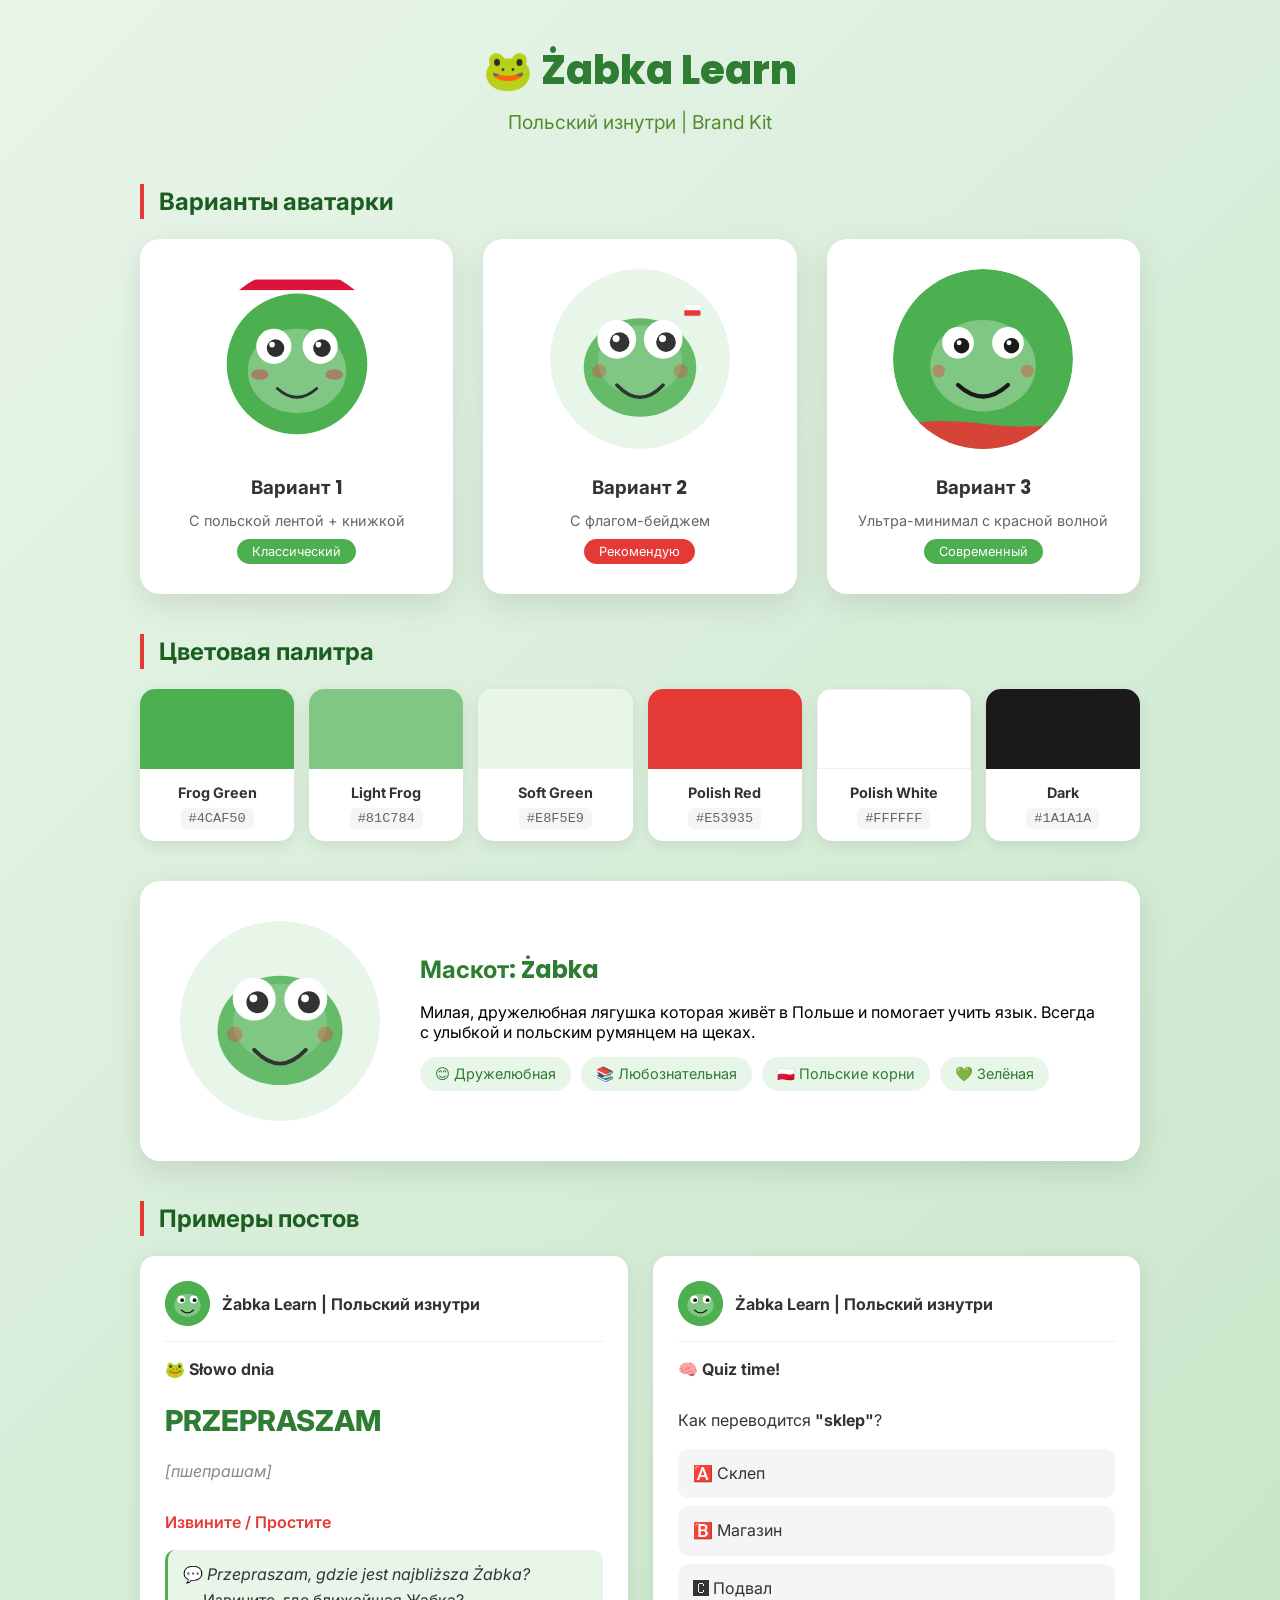
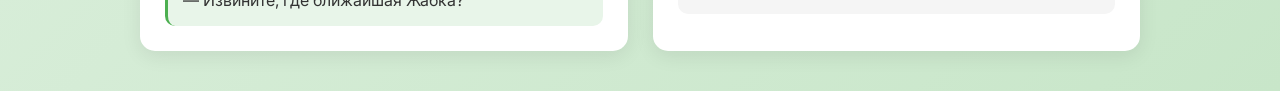
<file: assets/brand_preview.html>
<!DOCTYPE html>
<html lang="ru">
<head>
    <meta charset="UTF-8">
    <meta name="viewport" content="width=device-width, initial-scale=1.0">
    <title>Żabka Learn | Brand Kit</title>
    <link href="https://fonts.googleapis.com/css2?family=Poppins:wght@600;700;800&family=Inter:wght@400;500;600;700&display=swap" rel="stylesheet">
    <style>
        * {
            margin: 0;
            padding: 0;
            box-sizing: border-box;
        }

        body {
            font-family: 'Inter', system-ui, -apple-system, sans-serif;
            background: linear-gradient(135deg, #E8F5E9 0%, #C8E6C9 100%);
            min-height: 100vh;
            padding: 40px 20px;
        }
        
        .container {
            max-width: 1000px;
            margin: 0 auto;
        }
        
        h1, h2, h3 {
            font-family: 'Poppins', 'Inter', sans-serif;
            font-weight: 700;
        }

        h1 {
            text-align: center;
            color: #2E7D32;
            font-size: 2.5rem;
            font-weight: 800;
            margin-bottom: 10px;
        }

        .subtitle {
            text-align: center;
            color: #558B2F;
            font-size: 1.2rem;
            margin-bottom: 50px;
        }

        .section-title {
            color: #1B5E20;
            font-size: 1.5rem;
            margin: 40px 0 20px;
            padding-left: 15px;
            border-left: 4px solid #E53935;
        }
        
        .avatars {
            display: grid;
            grid-template-columns: repeat(auto-fit, minmax(250px, 1fr));
            gap: 30px;
            margin-bottom: 40px;
        }
        
        .avatar-card {
            background: white;
            border-radius: 20px;
            padding: 30px;
            text-align: center;
            box-shadow: 0 10px 30px rgba(0,0,0,0.1);
            transition: transform 0.3s;
        }
        
        .avatar-card:hover {
            transform: translateY(-5px);
        }
        
        .avatar-card img, .avatar-card svg {
            width: 180px;
            height: 180px;
            border-radius: 50%;
            margin-bottom: 20px;
        }
        
        .avatar-card h3 {
            color: #333;
            margin-bottom: 10px;
        }
        
        .avatar-card p {
            color: #666;
            font-size: 0.9rem;
        }
        
        .badge {
            display: inline-block;
            background: #4CAF50;
            color: white;
            padding: 5px 15px;
            border-radius: 20px;
            font-size: 0.8rem;
            margin-top: 10px;
        }
        
        .badge.recommended {
            background: #E53935;
        }
        
        .colors {
            display: grid;
            grid-template-columns: repeat(auto-fit, minmax(150px, 1fr));
            gap: 15px;
        }
        
        .color-card {
            background: white;
            border-radius: 15px;
            overflow: hidden;
            box-shadow: 0 5px 15px rgba(0,0,0,0.08);
        }
        
        .color-preview {
            height: 80px;
        }
        
        .color-info {
            padding: 15px;
            text-align: center;
        }
        
        .color-info h4 {
            color: #333;
            font-size: 0.9rem;
            margin-bottom: 5px;
        }
        
        .color-info code {
            background: #f5f5f5;
            padding: 3px 8px;
            border-radius: 5px;
            font-size: 0.85rem;
            color: #666;
        }
        
        .example-posts {
            display: grid;
            grid-template-columns: repeat(auto-fit, minmax(300px, 1fr));
            gap: 25px;
        }
        
        .post-card {
            background: white;
            border-radius: 15px;
            padding: 25px;
            box-shadow: 0 5px 20px rgba(0,0,0,0.08);
        }
        
        .post-header {
            display: flex;
            align-items: center;
            gap: 12px;
            margin-bottom: 15px;
            padding-bottom: 15px;
            border-bottom: 1px solid #eee;
        }
        
        .post-avatar {
            width: 45px;
            height: 45px;
            border-radius: 50%;
            background: #4CAF50;
        }
        
        .post-name {
            font-weight: 700;
            color: #333;
        }
        
        .post-content {
            color: #333;
            line-height: 1.6;
        }
        
        .post-content .word {
            font-size: 1.8rem;
            font-weight: 800;
            color: #2E7D32;
            display: block;
            margin: 15px 0;
        }
        
        .post-content .transcription {
            color: #888;
            font-style: italic;
        }
        
        .post-content .translation {
            color: #E53935;
            font-weight: 600;
        }
        
        .post-content .example {
            background: #E8F5E9;
            padding: 12px 15px;
            border-radius: 10px;
            margin-top: 15px;
            border-left: 3px solid #4CAF50;
        }
        
        .quiz-options {
            margin-top: 15px;
        }
        
        .quiz-option {
            background: #f5f5f5;
            padding: 12px 15px;
            border-radius: 10px;
            margin-bottom: 8px;
            cursor: pointer;
            transition: background 0.2s;
        }
        
        .quiz-option:hover {
            background: #E8F5E9;
        }
        
        .mascot-section {
            background: white;
            border-radius: 20px;
            padding: 40px;
            margin: 40px 0;
            display: flex;
            align-items: center;
            gap: 40px;
            box-shadow: 0 10px 30px rgba(0,0,0,0.1);
        }
        
        .mascot-image {
            width: 200px;
            height: 200px;
            flex-shrink: 0;
        }
        
        .mascot-info h3 {
            color: #2E7D32;
            font-size: 1.5rem;
            margin-bottom: 15px;
        }
        
        .mascot-traits {
            display: flex;
            flex-wrap: wrap;
            gap: 10px;
            margin-top: 15px;
        }
        
        .trait {
            background: #E8F5E9;
            color: #2E7D32;
            padding: 8px 15px;
            border-radius: 20px;
            font-size: 0.9rem;
        }
        
        @media (max-width: 600px) {
            .mascot-section {
                flex-direction: column;
                text-align: center;
            }
        }
    </style>
</head>
<body>
    <div class="container">
        <h1>🐸 Żabka Learn</h1>
        <p class="subtitle">Польский изнутри | Brand Kit</p>
        
        <h2 class="section-title">Варианты аватарки</h2>
        <div class="avatars">
            <div class="avatar-card">
                <svg width="180" height="180" viewBox="0 0 512 512" fill="none" xmlns="http://www.w3.org/2000/svg">
                    <circle cx="256" cy="256" r="256" fill="#FFFFFF"/>
                    <circle cx="256" cy="270" r="200" fill="#4CAF50"/>
                    <ellipse cx="256" cy="290" rx="140" ry="120" fill="#81C784"/>
                    <circle cx="190" cy="220" r="50" fill="#FFFFFF"/>
                    <circle cx="195" cy="225" r="25" fill="#2E2E2E"/>
                    <circle cx="185" cy="215" r="8" fill="#FFFFFF"/>
                    <circle cx="322" cy="220" r="50" fill="#FFFFFF"/>
                    <circle cx="327" cy="225" r="25" fill="#2E2E2E"/>
                    <circle cx="317" cy="215" r="8" fill="#FFFFFF"/>
                    <ellipse cx="150" cy="300" rx="25" ry="15" fill="#DC143C" opacity="0.4"/>
                    <ellipse cx="362" cy="300" rx="25" ry="15" fill="#DC143C" opacity="0.4"/>
                    <path d="M 200 340 Q 256 390 312 340" stroke="#2E2E2E" stroke-width="8" stroke-linecap="round" fill="none"/>
                    <rect x="0" y="0" width="512" height="30" fill="#FFFFFF"/>
                    <rect x="0" y="30" width="512" height="30" fill="#DC143C"/>
                </svg>
                <h3>Вариант 1</h3>
                <p>С польской лентой + книжкой</p>
                <span class="badge">Классический</span>
            </div>
            
            <div class="avatar-card">
                <svg width="180" height="180" viewBox="0 0 512 512" fill="none" xmlns="http://www.w3.org/2000/svg">
                    <circle cx="256" cy="256" r="256" fill="#E8F5E9"/>
                    <ellipse cx="256" cy="280" rx="160" ry="140" fill="#66BB6A"/>
                    <ellipse cx="256" cy="260" rx="120" ry="100" fill="#81C784"/>
                    <circle cx="190" cy="200" r="55" fill="#FFFFFF"/>
                    <circle cx="198" cy="208" r="28" fill="#333333"/>
                    <circle cx="188" cy="198" r="10" fill="#FFFFFF"/>
                    <circle cx="322" cy="200" r="55" fill="#FFFFFF"/>
                    <circle cx="330" cy="208" r="28" fill="#333333"/>
                    <circle cx="320" cy="198" r="10" fill="#FFFFFF"/>
                    <circle cx="140" cy="290" r="20" fill="#E53935" opacity="0.35"/>
                    <circle cx="372" cy="290" r="20" fill="#E53935" opacity="0.35"/>
                    <path d="M 190 330 Q 256 400 322 330" stroke="#333333" stroke-width="10" stroke-linecap="round" fill="none"/>
                    <g transform="translate(380, 100)">
                        <rect x="0" y="0" width="50" height="35" rx="5" fill="#FFFFFF" stroke="#E0E0E0" stroke-width="2"/>
                        <rect x="2" y="17" width="46" height="16" rx="3" fill="#E53935"/>
                    </g>
                </svg>
                <h3>Вариант 2</h3>
                <p>С флагом-бейджем</p>
                <span class="badge recommended">Рекомендую</span>
            </div>
            
            <div class="avatar-card">
                <svg width="180" height="180" viewBox="0 0 512 512" fill="none" xmlns="http://www.w3.org/2000/svg">
                    <circle cx="256" cy="256" r="256" fill="#4CAF50"/>
                    <ellipse cx="256" cy="275" rx="150" ry="130" fill="#81C784"/>
                    <circle cx="185" cy="210" r="45" fill="#FFFFFF"/>
                    <circle cx="327" cy="210" r="45" fill="#FFFFFF"/>
                    <circle cx="195" cy="218" r="22" fill="#1A1A1A"/>
                    <circle cx="337" cy="218" r="22" fill="#1A1A1A"/>
                    <circle cx="188" cy="210" r="7" fill="#FFFFFF"/>
                    <circle cx="330" cy="210" r="7" fill="#FFFFFF"/>
                    <circle cx="130" cy="290" r="18" fill="#E53935" opacity="0.4"/>
                    <circle cx="382" cy="290" r="18" fill="#E53935" opacity="0.4"/>
                    <path d="M 185 330 Q 256 395 327 330" stroke="#1A1A1A" stroke-width="12" stroke-linecap="round" fill="none"/>
                    <path d="M 0 450 Q 100 420, 256 440 Q 412 460, 512 430 L 512 512 L 0 512 Z" fill="#E53935" opacity="0.9"/>
                </svg>
                <h3>Вариант 3</h3>
                <p>Ультра-минимал с красной волной</p>
                <span class="badge">Современный</span>
            </div>
        </div>
        
        <h2 class="section-title">Цветовая палитра</h2>
        <div class="colors">
            <div class="color-card">
                <div class="color-preview" style="background: #4CAF50;"></div>
                <div class="color-info">
                    <h4>Frog Green</h4>
                    <code>#4CAF50</code>
                </div>
            </div>
            <div class="color-card">
                <div class="color-preview" style="background: #81C784;"></div>
                <div class="color-info">
                    <h4>Light Frog</h4>
                    <code>#81C784</code>
                </div>
            </div>
            <div class="color-card">
                <div class="color-preview" style="background: #E8F5E9;"></div>
                <div class="color-info">
                    <h4>Soft Green</h4>
                    <code>#E8F5E9</code>
                </div>
            </div>
            <div class="color-card">
                <div class="color-preview" style="background: #E53935;"></div>
                <div class="color-info">
                    <h4>Polish Red</h4>
                    <code>#E53935</code>
                </div>
            </div>
            <div class="color-card">
                <div class="color-preview" style="background: #FFFFFF; border: 1px solid #eee;"></div>
                <div class="color-info">
                    <h4>Polish White</h4>
                    <code>#FFFFFF</code>
                </div>
            </div>
            <div class="color-card">
                <div class="color-preview" style="background: #1A1A1A;"></div>
                <div class="color-info">
                    <h4>Dark</h4>
                    <code>#1A1A1A</code>
                </div>
            </div>
        </div>
        
        <div class="mascot-section">
            <svg class="mascot-image" viewBox="0 0 512 512" fill="none" xmlns="http://www.w3.org/2000/svg">
                <circle cx="256" cy="256" r="256" fill="#E8F5E9"/>
                <ellipse cx="256" cy="280" rx="160" ry="140" fill="#66BB6A"/>
                <ellipse cx="256" cy="260" rx="120" ry="100" fill="#81C784"/>
                <circle cx="190" cy="200" r="55" fill="#FFFFFF"/>
                <circle cx="198" cy="208" r="28" fill="#333333"/>
                <circle cx="188" cy="198" r="10" fill="#FFFFFF"/>
                <circle cx="322" cy="200" r="55" fill="#FFFFFF"/>
                <circle cx="330" cy="208" r="28" fill="#333333"/>
                <circle cx="320" cy="198" r="10" fill="#FFFFFF"/>
                <circle cx="140" cy="290" r="20" fill="#E53935" opacity="0.35"/>
                <circle cx="372" cy="290" r="20" fill="#E53935" opacity="0.35"/>
                <path d="M 190 330 Q 256 400 322 330" stroke="#333333" stroke-width="10" stroke-linecap="round" fill="none"/>
            </svg>
            <div class="mascot-info">
                <h3>Маскот: Żabka</h3>
                <p>Милая, дружелюбная лягушка которая живёт в Польше и помогает учить язык. Всегда с улыбкой и польским румянцем на щеках.</p>
                <div class="mascot-traits">
                    <span class="trait">😊 Дружелюбная</span>
                    <span class="trait">📚 Любознательная</span>
                    <span class="trait">🇵🇱 Польские корни</span>
                    <span class="trait">💚 Зелёная</span>
                </div>
            </div>
        </div>
        
        <h2 class="section-title">Примеры постов</h2>
        <div class="example-posts">
            <div class="post-card">
                <div class="post-header">
                    <svg class="post-avatar" viewBox="0 0 512 512" fill="none">
                        <circle cx="256" cy="256" r="256" fill="#4CAF50"/>
                        <ellipse cx="256" cy="275" rx="150" ry="130" fill="#81C784"/>
                        <circle cx="185" cy="210" r="45" fill="#FFFFFF"/>
                        <circle cx="327" cy="210" r="45" fill="#FFFFFF"/>
                        <circle cx="195" cy="218" r="22" fill="#1A1A1A"/>
                        <circle cx="337" cy="218" r="22" fill="#1A1A1A"/>
                        <path d="M 185 330 Q 256 395 327 330" stroke="#1A1A1A" stroke-width="12" stroke-linecap="round" fill="none"/>
                    </svg>
                    <span class="post-name">Żabka Learn | Польский изнутри</span>
                </div>
                <div class="post-content">
                    🐸 <strong>Słowo dnia</strong>
                    <span class="word">PRZEPRASZAM</span>
                    <span class="transcription">[пшепрашам]</span><br><br>
                    <span class="translation">Извините / Простите</span>
                    
                    <div class="example">
                        💬 <em>Przepraszam, gdzie jest najbliższa Żabka?</em><br>
                        — Извините, где ближайшая Жабка?
                    </div>
                </div>
            </div>
            
            <div class="post-card">
                <div class="post-header">
                    <svg class="post-avatar" viewBox="0 0 512 512" fill="none">
                        <circle cx="256" cy="256" r="256" fill="#4CAF50"/>
                        <ellipse cx="256" cy="275" rx="150" ry="130" fill="#81C784"/>
                        <circle cx="185" cy="210" r="45" fill="#FFFFFF"/>
                        <circle cx="327" cy="210" r="45" fill="#FFFFFF"/>
                        <circle cx="195" cy="218" r="22" fill="#1A1A1A"/>
                        <circle cx="337" cy="218" r="22" fill="#1A1A1A"/>
                        <path d="M 185 330 Q 256 395 327 330" stroke="#1A1A1A" stroke-width="12" stroke-linecap="round" fill="none"/>
                    </svg>
                    <span class="post-name">Żabka Learn | Польский изнутри</span>
                </div>
                <div class="post-content">
                    🧠 <strong>Quiz time!</strong><br><br>
                    Как переводится <strong>"sklep"</strong>?
                    
                    <div class="quiz-options">
                        <div class="quiz-option">🅰️ Склеп</div>
                        <div class="quiz-option">🅱️ Магазин</div>
                        <div class="quiz-option">🅲️ Подвал</div>
                    </div>
                </div>
            </div>
        </div>
    </div>
</body>
</html>
</file>
